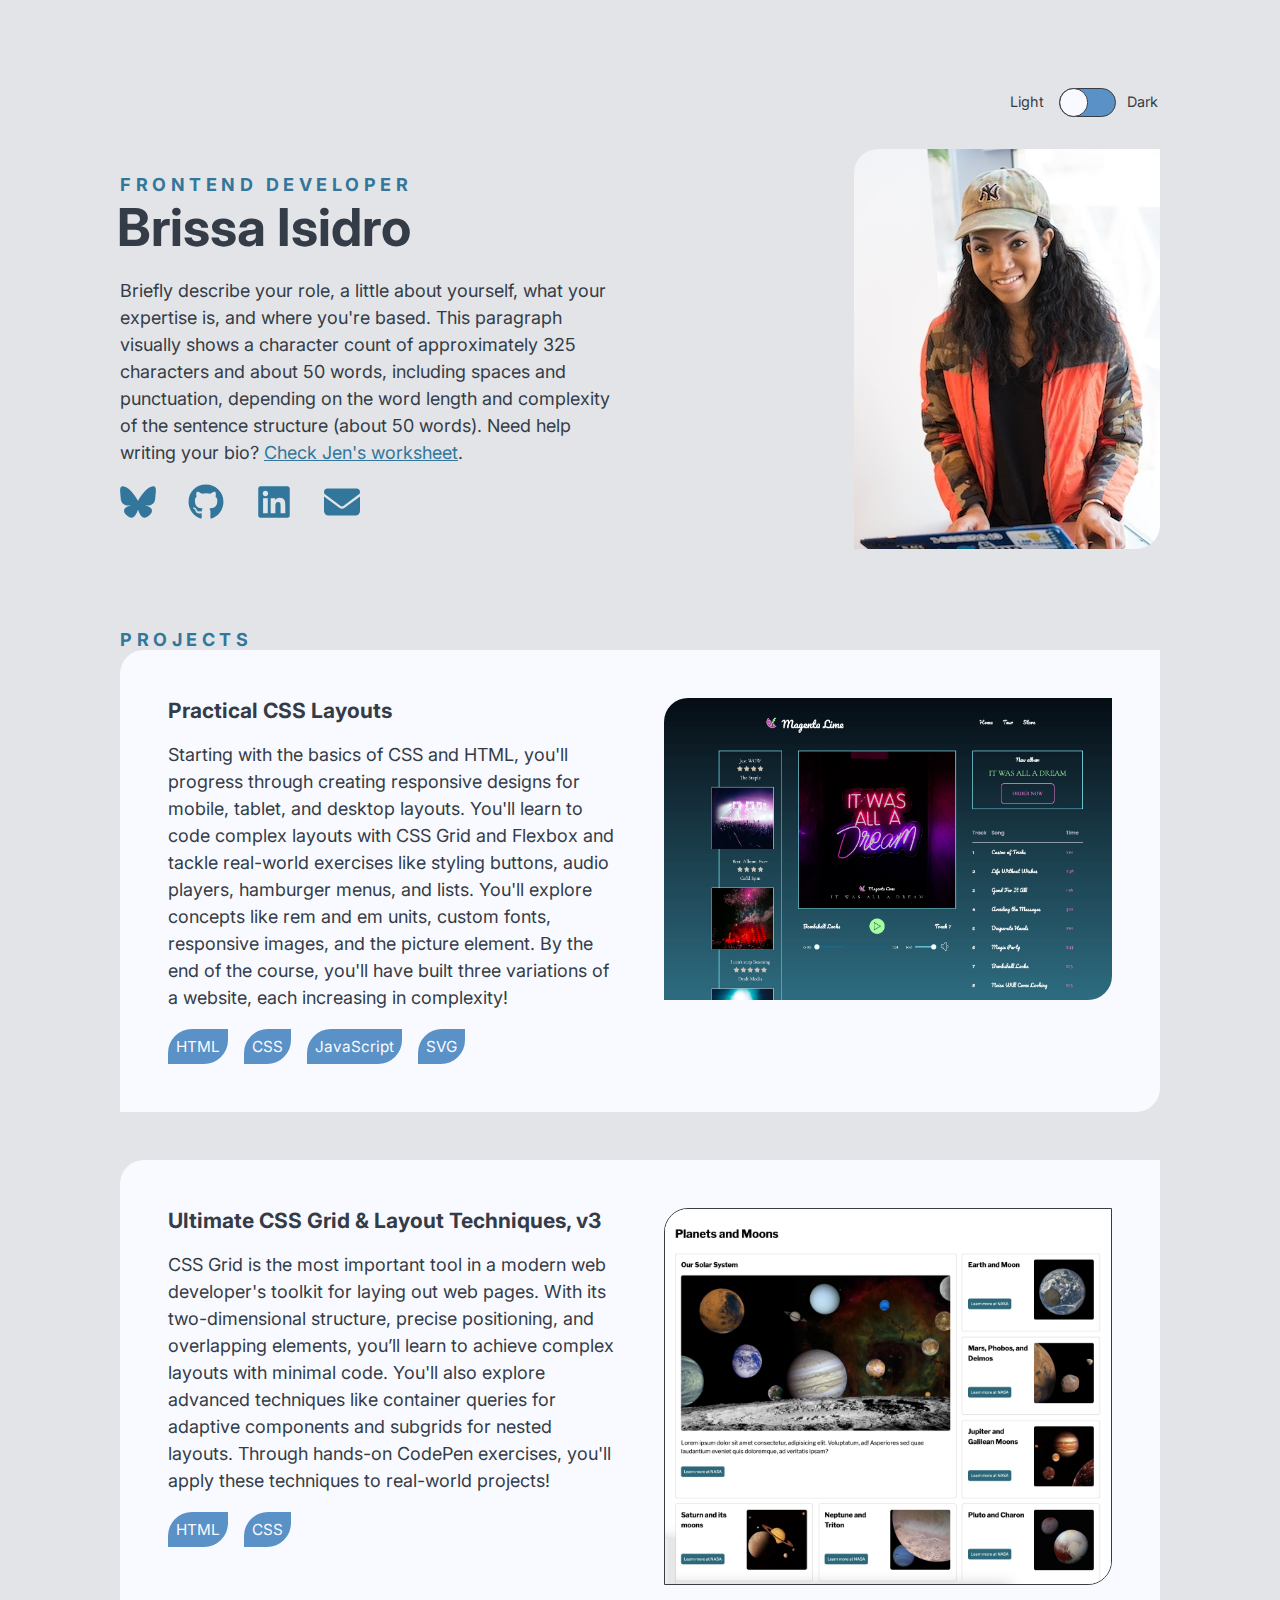
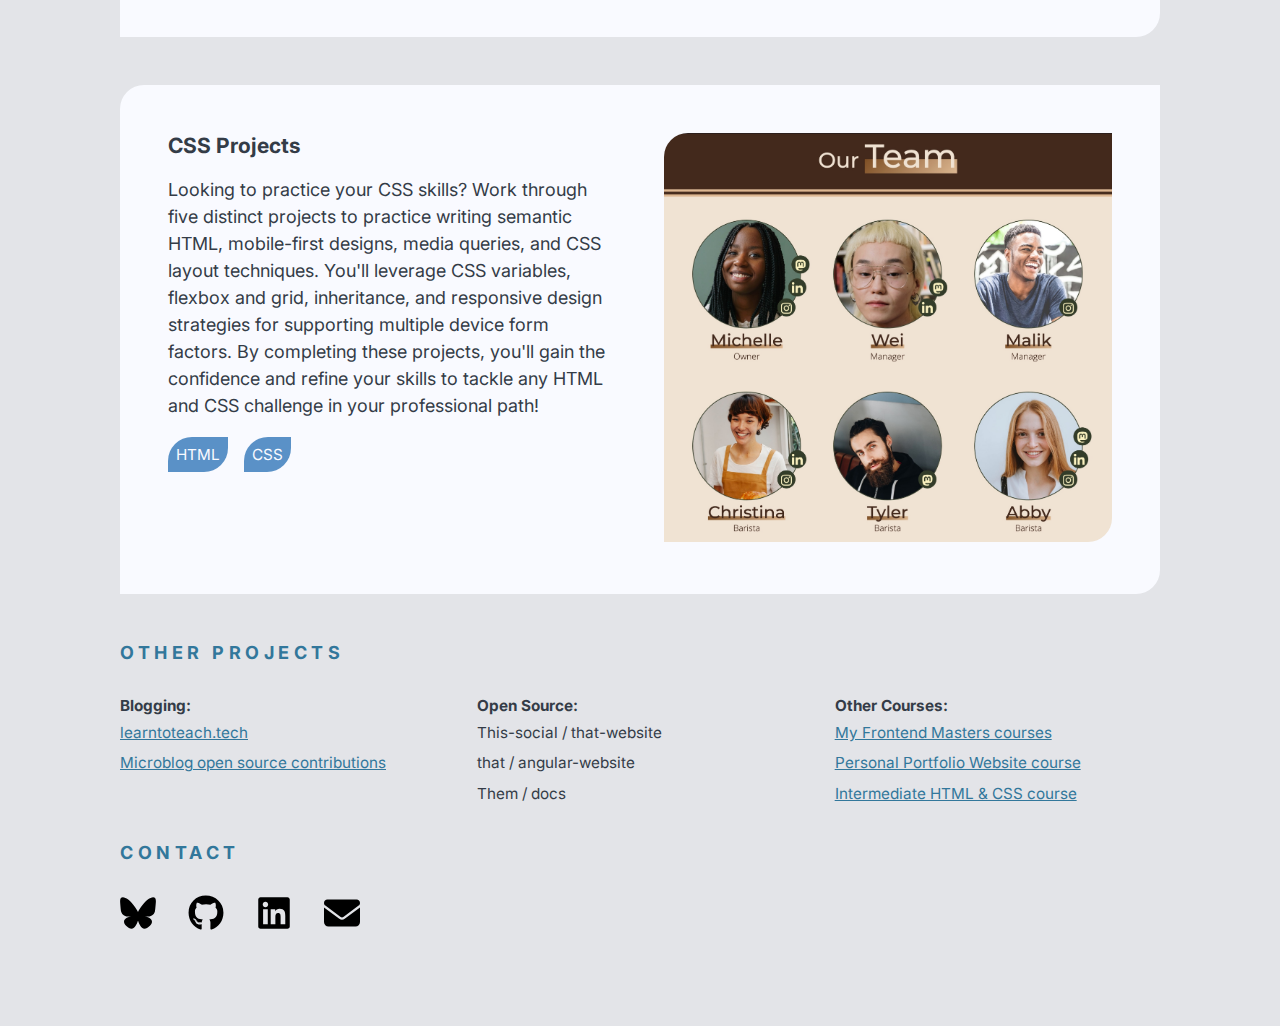
<file: index.html>
<!DOCTYPE html>
<html lang="en">

<head>
  <meta charset="UTF-8">
  <meta name="viewport" content="width=device-width, initial-scale=1.0">
  <title>My Portfolia</title>
  <link rel="preconnect" href="https://fonts.googleapis.com">
  <link rel="preconnect" href="https://fonts.gstatic.com" crossorigin>
  <link
    href="https://fonts.googleapis.com/css2?family=Anton&family=Inter:ital,opsz,wght@0,14..32,100..900;1,14..32,100..900&display=swap"
    rel="stylesheet">
  <link rel="stylesheet" href="./style.css">
</head>

<body>
  <div class="wrapper">
    <header>
      <fieldset id="mode-switcher" class="radio-switch">
        <legend>Select a color mode:</legend>

        <input type="radio" id="light" name="color-scheme" value="light" checked>
        <label for="light">Light</label>

        <input type="radio" id="dark" name="color-scheme" value="dark">
        <label for="dark">Dark</label>

      </fieldset>
    </header>
    <article class="main-article">
      <div class="text">
        <h2>Frontend Developer</h2>
        <h1>Brissa Isidro</h1>
        <p>Briefly describe your role, a little about yourself, what your expertise is, and where you're based. This
          paragraph visually shows a character count of approximately 325 characters and about 50 words, including
          spaces
          and punctuation, depending on the word length and complexity of the sentence structure (about 50 words). Need
          help writing your bio? <a
            href="https://docs.google.com/document/d/1D8jbwHegkmxopPcPBbvtAPEzJ_O0KEl4dmAL00BL81o/edit?usp=sharing"
            target="_blank">Check Jen's worksheet</a>.</p>
        <ul class="icons">
          <li><a href="https://bsky.app/profile/jenkramer.org" target="_blank"><svg xmlns="http://www.w3.org/2000/svg"
                viewBox="0 0 512 512">
                <!--!Font Awesome Free 6.7.2 by @fontawesome - https://fontawesome.com License - https://fontawesome.com/license/free Copyright 2025 Fonticons, Inc.-->
                <title>Bluesky</title>
                <path
                  d="M111.8 62.2C170.2 105.9 233 194.7 256 242.4c23-47.6 85.8-136.4 144.2-180.2c42.1-31.6 110.3-56 110.3 21.8c0 15.5-8.9 130.5-14.1 149.2C478.2 298 412 314.6 353.1 304.5c102.9 17.5 129.1 75.5 72.5 133.5c-107.4 110.2-154.3-27.6-166.3-62.9l0 0c-1.7-4.9-2.6-7.8-3.3-7.8s-1.6 3-3.3 7.8l0 0c-12 35.3-59 173.1-166.3 62.9c-56.5-58-30.4-116 72.5-133.5C100 314.6 33.8 298 15.7 233.1C10.4 214.4 1.5 99.4 1.5 83.9c0-77.8 68.2-53.4 110.3-21.8z"
                  class="social" />
              </svg></a></li>
          <li><a href="https://www.github.com/jen4web" target="_blank"><svg xmlns="http://www.w3.org/2000/svg"
                viewBox="0 0 496 512">
                <!--!Font Awesome Free 6.7.2 by @fontawesome - https://fontawesome.com License - https://fontawesome.com/license/free Copyright 2025 Fonticons, Inc.-->
                <title>Github</title>
                <path
                  d="M165.9 397.4c0 2-2.3 3.6-5.2 3.6-3.3 .3-5.6-1.3-5.6-3.6 0-2 2.3-3.6 5.2-3.6 3-.3 5.6 1.3 5.6 3.6zm-31.1-4.5c-.7 2 1.3 4.3 4.3 4.9 2.6 1 5.6 0 6.2-2s-1.3-4.3-4.3-5.2c-2.6-.7-5.5 .3-6.2 2.3zm44.2-1.7c-2.9 .7-4.9 2.6-4.6 4.9 .3 2 2.9 3.3 5.9 2.6 2.9-.7 4.9-2.6 4.6-4.6-.3-1.9-3-3.2-5.9-2.9zM244.8 8C106.1 8 0 113.3 0 252c0 110.9 69.8 205.8 169.5 239.2 12.8 2.3 17.3-5.6 17.3-12.1 0-6.2-.3-40.4-.3-61.4 0 0-70 15-84.7-29.8 0 0-11.4-29.1-27.8-36.6 0 0-22.9-15.7 1.6-15.4 0 0 24.9 2 38.6 25.8 21.9 38.6 58.6 27.5 72.9 20.9 2.3-16 8.8-27.1 16-33.7-55.9-6.2-112.3-14.3-112.3-110.5 0-27.5 7.6-41.3 23.6-58.9-2.6-6.5-11.1-33.3 2.6-67.9 20.9-6.5 69 27 69 27 20-5.6 41.5-8.5 62.8-8.5s42.8 2.9 62.8 8.5c0 0 48.1-33.6 69-27 13.7 34.7 5.2 61.4 2.6 67.9 16 17.7 25.8 31.5 25.8 58.9 0 96.5-58.9 104.2-114.8 110.5 9.2 7.9 17 22.9 17 46.4 0 33.7-.3 75.4-.3 83.6 0 6.5 4.6 14.4 17.3 12.1C428.2 457.8 496 362.9 496 252 496 113.3 383.5 8 244.8 8zM97.2 352.9c-1.3 1-1 3.3 .7 5.2 1.6 1.6 3.9 2.3 5.2 1 1.3-1 1-3.3-.7-5.2-1.6-1.6-3.9-2.3-5.2-1zm-10.8-8.1c-.7 1.3 .3 2.9 2.3 3.9 1.6 1 3.6 .7 4.3-.7 .7-1.3-.3-2.9-2.3-3.9-2-.6-3.6-.3-4.3 .7zm32.4 35.6c-1.6 1.3-1 4.3 1.3 6.2 2.3 2.3 5.2 2.6 6.5 1 1.3-1.3 .7-4.3-1.3-6.2-2.2-2.3-5.2-2.6-6.5-1zm-11.4-14.7c-1.6 1-1.6 3.6 0 5.9 1.6 2.3 4.3 3.3 5.6 2.3 1.6-1.3 1.6-3.9 0-6.2-1.4-2.3-4-3.3-5.6-2z"
                  class="social" />
              </svg></a></li>
          <li><a href="https://www.linkedin.com/in/jen4web" target="_blank"><svg xmlns="http://www.w3.org/2000/svg"
                viewBox="0 0 448 512">
                <!--!Font Awesome Free 6.7.2 by @fontawesome - https://fontawesome.com License - https://fontawesome.com/license/free Copyright 2025 Fonticons, Inc.-->
                <title>LinkedIn</title>
                <path
                  d="M416 32H31.9C14.3 32 0 46.5 0 64.3v383.4C0 465.5 14.3 480 31.9 480H416c17.6 0 32-14.5 32-32.3V64.3c0-17.8-14.4-32.3-32-32.3zM135.4 416H69V202.2h66.5V416zm-33.2-243c-21.3 0-38.5-17.3-38.5-38.5S80.9 96 102.2 96c21.2 0 38.5 17.3 38.5 38.5 0 21.3-17.2 38.5-38.5 38.5zm282.1 243h-66.4V312c0-24.8-.5-56.7-34.5-56.7-34.6 0-39.9 27-39.9 54.9V416h-66.4V202.2h63.7v29.2h.9c8.9-16.8 30.6-34.5 62.9-34.5 67.2 0 79.7 44.3 79.7 101.9V416z"
                  class="social" />
              </svg></a></li>
          <li><a href="mailto:brissa@example.com"><svg xmlns="http://www.w3.org/2000/svg" viewBox="0 0 512 512">
                <!--!Font Awesome Free 6.7.2 by @fontawesome - https://fontawesome.com License - https://fontawesome.com/license/free Copyright 2025 Fonticons, Inc.-->
                <title>Email</title>
                <path
                  d="M48 64C21.5 64 0 85.5 0 112c0 15.1 7.1 29.3 19.2 38.4L236.8 313.6c11.4 8.5 27 8.5 38.4 0L492.8 150.4c12.1-9.1 19.2-23.3 19.2-38.4c0-26.5-21.5-48-48-48L48 64zM0 176L0 384c0 35.3 28.7 64 64 64l384 0c35.3 0 64-28.7 64-64l0-208L294.4 339.2c-22.8 17.1-54 17.1-76.8 0L0 176z"
                  class="social" />
              </svg></a></li>
        </ul>
      </div>
      <img src="./img/fem-brissa.jpg" alt="Brissa Isidro." />
    </article>
    <main>
      <h2>Projects</h2>
      <div class="projects">
        <article class="project">
          <div class="text">
            <h3>Practical CSS Layouts</h3>

            <p>Starting with the basics of CSS and HTML, you'll progress through creating responsive designs for mobile,
              tablet, and desktop layouts. You'll learn to code complex layouts with CSS Grid and Flexbox and tackle
              real-world exercises like styling buttons, audio players, hamburger menus, and lists. You'll explore
              concepts like rem and em units, custom fonts, responsive images, and the picture element. By the end of
              the
              course, you'll have built three variations of a website, each increasing in complexity!</p>
            <ul>
              <li>HTML</li>
              <li>CSS</li>
              <li>JavaScript</li>
              <li>SVG</li>
            </ul>
          </div>
          <div class="image">
            <img src="./img/fem-maglime.jpg"
              alt="Magenta Lime layout, featuring albums, reviews, a playlist, and an audio interface.">
          </div>
        </article>
        <article class="project">
          <div class="text">
            <h3>Ultimate CSS Grid & Layout Techniques, v3</h3>
            <p>CSS Grid is the most important tool in a modern web developer's toolkit for laying out web pages. With
              its
              two-dimensional structure, precise positioning, and overlapping elements, you’ll learn to achieve complex
              layouts with minimal code. You'll also explore advanced techniques like container queries for adaptive
              components and subgrids for nested layouts. Through hands-on CodePen exercises, you'll apply these
              techniques to real-world projects!</p>

            <ul>
              <li>HTML</li>
              <li>CSS</li>
            </ul>
          </div>
          <div class="image">
            <img src="./img/fem-grid.jpg"
              alt="Grid-based layout with 3 columns and 4 rows, some merged, featuring planets and moons."
              class="img-border">
          </div>
        </article>
        <article class="project">
          <div class="text">
            <h3>CSS Projects</h3>
            <p>Looking to practice your CSS skills? Work through five distinct projects to practice writing semantic
              HTML,
              mobile-first designs, media queries, and CSS layout techniques. You'll leverage CSS variables, flexbox and
              grid, inheritance, and responsive design strategies for supporting multiple device form factors. By
              completing these projects, you'll gain the confidence and refine your skills to tackle any HTML and CSS
              challenge in your professional path!</p>
            <ul>
              <li>HTML</li>
              <li>CSS</li>
            </ul>
          </div>
          <div class="image">
            <img src="./img/fem-projects.jpg"
              alt="Our Team page featuring 6 images of people in 2 rows with social media icons overlapping each image.">
          </div>
        </article>
      </div>
    </main>
    <footer>
      <h2 class="h2-footer">Other Projects</h2>
      <div class="footer-text">
        <div class="footer-text-box">
          <h3>Blogging:</h3>
          <ul>
            <li><a href="https://learntoteach.tech/" target="_blank">learntoteach.tech</a></li>
            <li><a href="https://github.com/microdotblog" target="_blank">Microblog open source contributions</a></li>
          </ul>
        </div>
        <div class="footer-text-box">
          <h3>Open Source:</h3>
          <ul>
            <li>This-social / that-website</li>
            <li>that / angular-website</li>
            <li>Them / docs</li>
          </ul>
        </div>
        <div class="footer-text-box">
          <h3>Other Courses:</h3>
          <ul>
            <li><a href="https://frontendmasters.com/teachers/jen-kramer/" target="_blank">My Frontend Masters
                courses</a>
            </li>
            <li><a href="https://frontendmasters.com/courses/portfolio-website/" target="_blank">Personal Portfolio
                Website course</a></li>
            <li><a href="https://frontendmasters.com/courses/intermediate-html-css/" target="_blank">Intermediate HTML
                &amp; CSS course</a></li>
        </div>
      </div>

      <h2 class="h2-footer">Contact</h2>
      <div class="footer-text">
        <ul class="icons">
          <li><a href="https://bsky.app/profile/jenkramer.org" target="_blank"><svg xmlns="http://www.w3.org/2000/svg"
                viewBox="0 0 512 512">
                <!--!Font Awesome Free 6.7.2 by @fontawesome - https://fontawesome.com License - https://fontawesome.com/license/free Copyright 2025 Fonticons, Inc.-->
                <title>Bluesky</title>
                <path
                  d="M111.8 62.2C170.2 105.9 233 194.7 256 242.4c23-47.6 85.8-136.4 144.2-180.2c42.1-31.6 110.3-56 110.3 21.8c0 15.5-8.9 130.5-14.1 149.2C478.2 298 412 314.6 353.1 304.5c102.9 17.5 129.1 75.5 72.5 133.5c-107.4 110.2-154.3-27.6-166.3-62.9l0 0c-1.7-4.9-2.6-7.8-3.3-7.8s-1.6 3-3.3 7.8l0 0c-12 35.3-59 173.1-166.3 62.9c-56.5-58-30.4-116 72.5-133.5C100 314.6 33.8 298 15.7 233.1C10.4 214.4 1.5 99.4 1.5 83.9c0-77.8 68.2-53.4 110.3-21.8z"
                  class="social" />
              </svg></a></li>
          <li><a href="https://www.github.com/jen4web" target="_blank"><svg xmlns="http://www.w3.org/2000/svg"
                viewBox="0 0 496 512">
                <!--!Font Awesome Free 6.7.2 by @fontawesome - https://fontawesome.com License - https://fontawesome.com/license/free Copyright 2025 Fonticons, Inc.-->
                <title>Github</title>
                <path
                  d="M165.9 397.4c0 2-2.3 3.6-5.2 3.6-3.3 .3-5.6-1.3-5.6-3.6 0-2 2.3-3.6 5.2-3.6 3-.3 5.6 1.3 5.6 3.6zm-31.1-4.5c-.7 2 1.3 4.3 4.3 4.9 2.6 1 5.6 0 6.2-2s-1.3-4.3-4.3-5.2c-2.6-.7-5.5 .3-6.2 2.3zm44.2-1.7c-2.9 .7-4.9 2.6-4.6 4.9 .3 2 2.9 3.3 5.9 2.6 2.9-.7 4.9-2.6 4.6-4.6-.3-1.9-3-3.2-5.9-2.9zM244.8 8C106.1 8 0 113.3 0 252c0 110.9 69.8 205.8 169.5 239.2 12.8 2.3 17.3-5.6 17.3-12.1 0-6.2-.3-40.4-.3-61.4 0 0-70 15-84.7-29.8 0 0-11.4-29.1-27.8-36.6 0 0-22.9-15.7 1.6-15.4 0 0 24.9 2 38.6 25.8 21.9 38.6 58.6 27.5 72.9 20.9 2.3-16 8.8-27.1 16-33.7-55.9-6.2-112.3-14.3-112.3-110.5 0-27.5 7.6-41.3 23.6-58.9-2.6-6.5-11.1-33.3 2.6-67.9 20.9-6.5 69 27 69 27 20-5.6 41.5-8.5 62.8-8.5s42.8 2.9 62.8 8.5c0 0 48.1-33.6 69-27 13.7 34.7 5.2 61.4 2.6 67.9 16 17.7 25.8 31.5 25.8 58.9 0 96.5-58.9 104.2-114.8 110.5 9.2 7.9 17 22.9 17 46.4 0 33.7-.3 75.4-.3 83.6 0 6.5 4.6 14.4 17.3 12.1C428.2 457.8 496 362.9 496 252 496 113.3 383.5 8 244.8 8zM97.2 352.9c-1.3 1-1 3.3 .7 5.2 1.6 1.6 3.9 2.3 5.2 1 1.3-1 1-3.3-.7-5.2-1.6-1.6-3.9-2.3-5.2-1zm-10.8-8.1c-.7 1.3 .3 2.9 2.3 3.9 1.6 1 3.6 .7 4.3-.7 .7-1.3-.3-2.9-2.3-3.9-2-.6-3.6-.3-4.3 .7zm32.4 35.6c-1.6 1.3-1 4.3 1.3 6.2 2.3 2.3 5.2 2.6 6.5 1 1.3-1.3 .7-4.3-1.3-6.2-2.2-2.3-5.2-2.6-6.5-1zm-11.4-14.7c-1.6 1-1.6 3.6 0 5.9 1.6 2.3 4.3 3.3 5.6 2.3 1.6-1.3 1.6-3.9 0-6.2-1.4-2.3-4-3.3-5.6-2z"
                  class="social" />
              </svg></a></li>
          <li><a href="https://www.linkedin.com/in/jen4web" target="_blank"><svg xmlns="http://www.w3.org/2000/svg"
                viewBox="0 0 448 512">
                <!--!Font Awesome Free 6.7.2 by @fontawesome - https://fontawesome.com License - https://fontawesome.com/license/free Copyright 2025 Fonticons, Inc.-->
                <title>LinkedIn</title>
                <path
                  d="M416 32H31.9C14.3 32 0 46.5 0 64.3v383.4C0 465.5 14.3 480 31.9 480H416c17.6 0 32-14.5 32-32.3V64.3c0-17.8-14.4-32.3-32-32.3zM135.4 416H69V202.2h66.5V416zm-33.2-243c-21.3 0-38.5-17.3-38.5-38.5S80.9 96 102.2 96c21.2 0 38.5 17.3 38.5 38.5 0 21.3-17.2 38.5-38.5 38.5zm282.1 243h-66.4V312c0-24.8-.5-56.7-34.5-56.7-34.6 0-39.9 27-39.9 54.9V416h-66.4V202.2h63.7v29.2h.9c8.9-16.8 30.6-34.5 62.9-34.5 67.2 0 79.7 44.3 79.7 101.9V416z"
                  class="social" />
              </svg></a></li>
          <li><a href="mailto:brissa@example.com"><svg xmlns="http://www.w3.org/2000/svg" viewBox="0 0 512 512">
                <!--!Font Awesome Free 6.7.2 by @fontawesome - https://fontawesome.com License - https://fontawesome.com/license/free Copyright 2025 Fonticons, Inc.-->
                <title>Email</title>
                <path
                  d="M48 64C21.5 64 0 85.5 0 112c0 15.1 7.1 29.3 19.2 38.4L236.8 313.6c11.4 8.5 27 8.5 38.4 0L492.8 150.4c12.1-9.1 19.2-23.3 19.2-38.4c0-26.5-21.5-48-48-48L48 64zM0 176L0 384c0 35.3 28.7 64 64 64l384 0c35.3 0 64-28.7 64-64l0-208L294.4 339.2c-22.8 17.1-54 17.1-76.8 0L0 176z"
                  class="social" />
              </svg></a></li>
        </ul>
      </div>
    </footer>
  </div>
</body>

</html>
</file>
<file: style.css>
/* starting variables for the site */
:root {
  --white: #f9faff;
  --platinum: #e3e4e8;
  --windsurfing: #32779b;
  --marina: #5a91c7;
  --gray: #9a9a9a;
  --onyx: #3c3d44;
  --charcoal: #343c47;
  --corners: 24px 0;
  --base-font-size: 1rem;
  --ld-bkgd: light-dark(var(--platinum), var(--charcoal));
  --ld-text: light-dark(var(--charcoal), var(--platinum));
  --ld-projects: light-dark(var(--white), #2e313d);
  --ld-blue: light-dark(var(--windsurfing), #6dadd0);
}
/* set the box sizing to border-box for layouts */
html {
  box-sizing: border-box;
  color-scheme: light dark;
}
html:has(#mode-switcher #light:checked) {
  color-scheme: light;
}
html:has(#mode-switcher #dark:checked) {
  color-scheme: dark;
}
*,
*::before,
*::after {
  box-sizing: inherit;
}

.wrapper {
  max-width: 1200px;
  margin: 0 auto;
  padding: 1rem;
}
/* Basic page set to our font size and font family. Link to the font family in CodePen under Settings - CSS - External stylesheets and pens. */
body {
  font-size: var(--base-font-size);
  font-family: "Inter", sans-serif;
  background-color: var(--ld-bkgd);
  color: var(--ld-text);
}
/* make sure images don't exceed the width of the window */
img {
  max-width: 100%;
  border-radius: var(--corners);
}
h1 {
  font-size: calc(var(--base-font-size) * 2.9);
  margin: 0;
}
h2 {
  font-size: var(--base-font-size);
  text-transform: uppercase;
  color: var(--ld-blue);
  letter-spacing: 0.25em;
  margin: 0;
}
h3 {
  margin: 0;
}
p {
  line-height: 1.5;
}
a {
  color: var(--ld-blue);
}
a:hover {
  color: var(--marina);
}
/* svg styling */
.icons {
  list-style-type: none;
  margin: 0;
  padding: 0;
  display: flex;
  flex-flow: row wrap;
  justify-content: center;
  align-items: flex-end;
  gap: 2rem;
}
ul svg {
  width: 36px;
  height: 36px;
}
.social {
  fill: var(--ld-blue);
}
.social:hover {
  fill: var(--marina);
}
/* mobile layout for bio */
.main-article {
  display: grid;
  grid-template-columns: 1fr;
  gap: 2rem;
  text-align: center;
}
.main-article img {
  object-fit: cover;
  object-position: top;
  height: 175px;
  width: 300px;
  overflow: hidden;
  margin: 0 auto;
}
/* footer */
footer {
  text-align: center;
}
.footer-text {
  color: var(--ld-text);
  line-height: 1.5;
  display: grid;
  grid-template-columns: 1fr;
  gap: 2rem;
}
.footer-text h3 {
  font-size: calc(var(--base-font-size) * 0.85);
}
.footer-text-box ul {
  font-size: calc(var(--base-font-size) * 0.85);
  list-style-type: none;
  margin: 0;
  padding: 0;
}
.footer-text-box li {
  line-height: 2;
}
.h2-footer {
  margin: 2rem 0;
}
.footer-text .social {
  fill: var(--ebony);
}
.footer-text .social:hover {
  fill: var(--marina);
}
/*Projects section*/
main {
  margin-top: 5rem;
  margin-bottom: 3rem;
  text-align: center;
}
.project {
  background-color: var(--ld-projects);
  padding: 3rem;
  border-radius: var(--corners);
  display: grid;
  grid-template-columns: 1fr;
  gap: 3rem;
}
.projects {
  display: flex;
  flex-flow: column nowrap;
  gap: 3rem;
}
.project ul {
  margin: 0;
  padding: 0;
  list-style-type: none;
  display: flex;
  flex-flow: row wrap;
  justify-content: center;
  gap: 1rem;
}
.project li {
  background-color: var(--marina);
  color: var(--white);
  padding: 0.5rem;
  border-radius: var(--corners);
  font-size: calc(var(--base-font-size) * 0.85);
}
/*putting image to top and move text to bottom ||*/
.project .image {
  grid-row: 1/2;
}
.img-border {
  border: 1px solid var(--onyx);
}
/*Light dark Button*/
/*fieldset {
  display: flex;
  flex-flow: row wrap;
  justify-content: center;
  gap: 3rem;
  max-width: 300px;
  margin: 0 auto 5rem auto;
}*/

@layer switch {
  .radio-switch {
    border: none;
    padding: 0;
    white-space: nowrap;
    display:flex;
    justify-content:center;
    margin-bottom:2rem;
  }
  .radio-switch legend {
    font-size: 2px;
    opacity: 0;
    position: absolute;
  }
  .radio-switch label {
    display: inline-block;
    line-height: 2;
    font-size:0.9rem;
    position: relative;
    z-index: 2;
  }
  .radio-switch input {
    opacity: 0;
    position: absolute;
  }
  .radio-switch label:first-of-type {
    padding-right: 5em;
  }

  .radio-switch label:last-child {
    margin-left: -4.25em;
    padding-left: 5em;
  }
  .radio-switch:focus-within label:first-of-type:after {
    box-shadow: 0 0 0 2px var(--white), 0 0 0 4px var(--marina);
  }
  /* making the switch UI.  */
  .radio-switch label:first-of-type:before,
  .radio-switch label:first-of-type:after {
    border: 1px solid var(--onyx);
    content: "";
    height: 2em;
    overflow: hidden;
    pointer-events: none;
    position: absolute;
    vertical-align: middle;
  }

  .radio-switch label:first-of-type:before {
    background: var(--white);
    border: 1px solid var(--onyx);
    border-radius: 100%;
    position: absolute;
    right: -0.075em;
    transform: translateX(0em);
    transition: transform 0.2s ease-in-out;
    width: 2em;
    z-index: 2;
  }

  .radio-switch label:first-of-type:after {
    background: #777;
    border-radius: 1em;
    margin: 0 1em;
    transition: background 0.2s ease-in-out;
    width: 4em;
  }
  .radio-switch input:first-of-type:checked ~ label:first-of-type:after {
    background: var(--marina);
  }

  .radio-switch input:first-of-type:checked ~ label:first-of-type:before {
    transform: translateX(-2em);
  }
  .radio-switch input:last-of-type:checked ~ label:last-of-type {
    z-index: 1;
  }
}
@media (min-width: 750px) {
  :root {
    --base-font-size: 1.125rem;
  }
  h1 {
    margin-left: -3px;
  }
  .wrapper {
    padding: 5rem;
  }
  .main-article {
    grid-template-columns: 1fr 1fr;
    align-items: center;
    text-align: left;
  }
  .main-article img {
    max-height: 400px;
    margin: 0 0 0 auto;
    object-fit: none;
    object-position: none;
    height: auto;
    width: auto;
    overflow: auto;
  }
  .icons {
    justify-content: flex-start;
  }
  footer {
    text-align: left;
  }
  .footer-text {
    grid-template-columns: repeat(3, 1fr);
  }
  .footer-text .icons {
    grid-column: 1/4;
  }
  .radio-switch {
  justify-content:flex-end;
  }
}
@media (min-width: 850px) {
  main {
    text-align: left;
  }
  .project {
    grid-template-columns: 1fr 1fr;
  }
  .project .image {
    grid-row: auto;
  }
  .project ul {
    justify-content: flex-start;
  }
}
</file>
